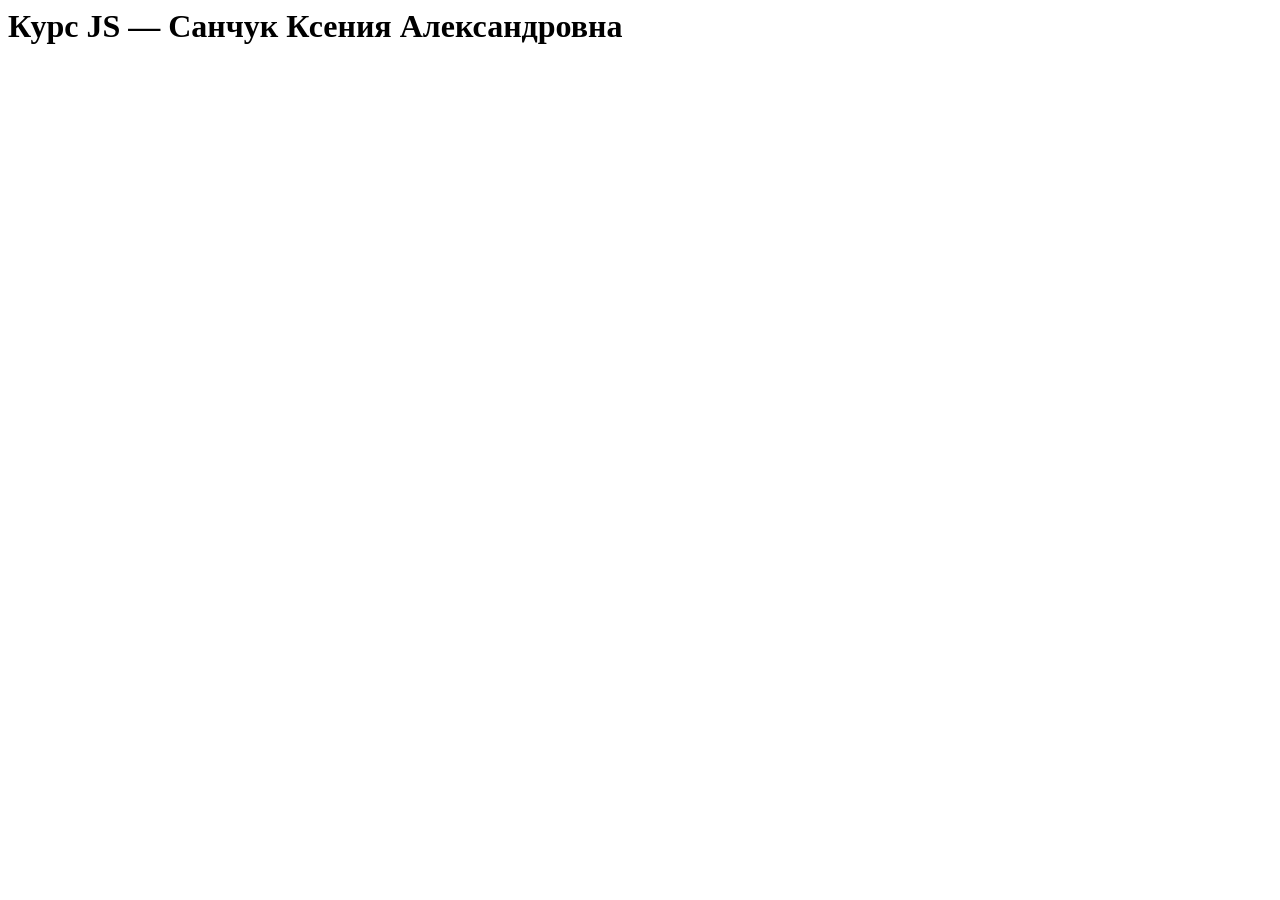
<file: task0/index.html>
<html lang="en">
<head>
    <meta charset="UTF-8">
    <meta name="viewport" content="width=device-width, initial-scale=1.0">
    <title>Document</title>
</head>
<body>
    <h1>Курс JS — Санчук Ксения Александровна</h1>
</body>
</html>
</file>
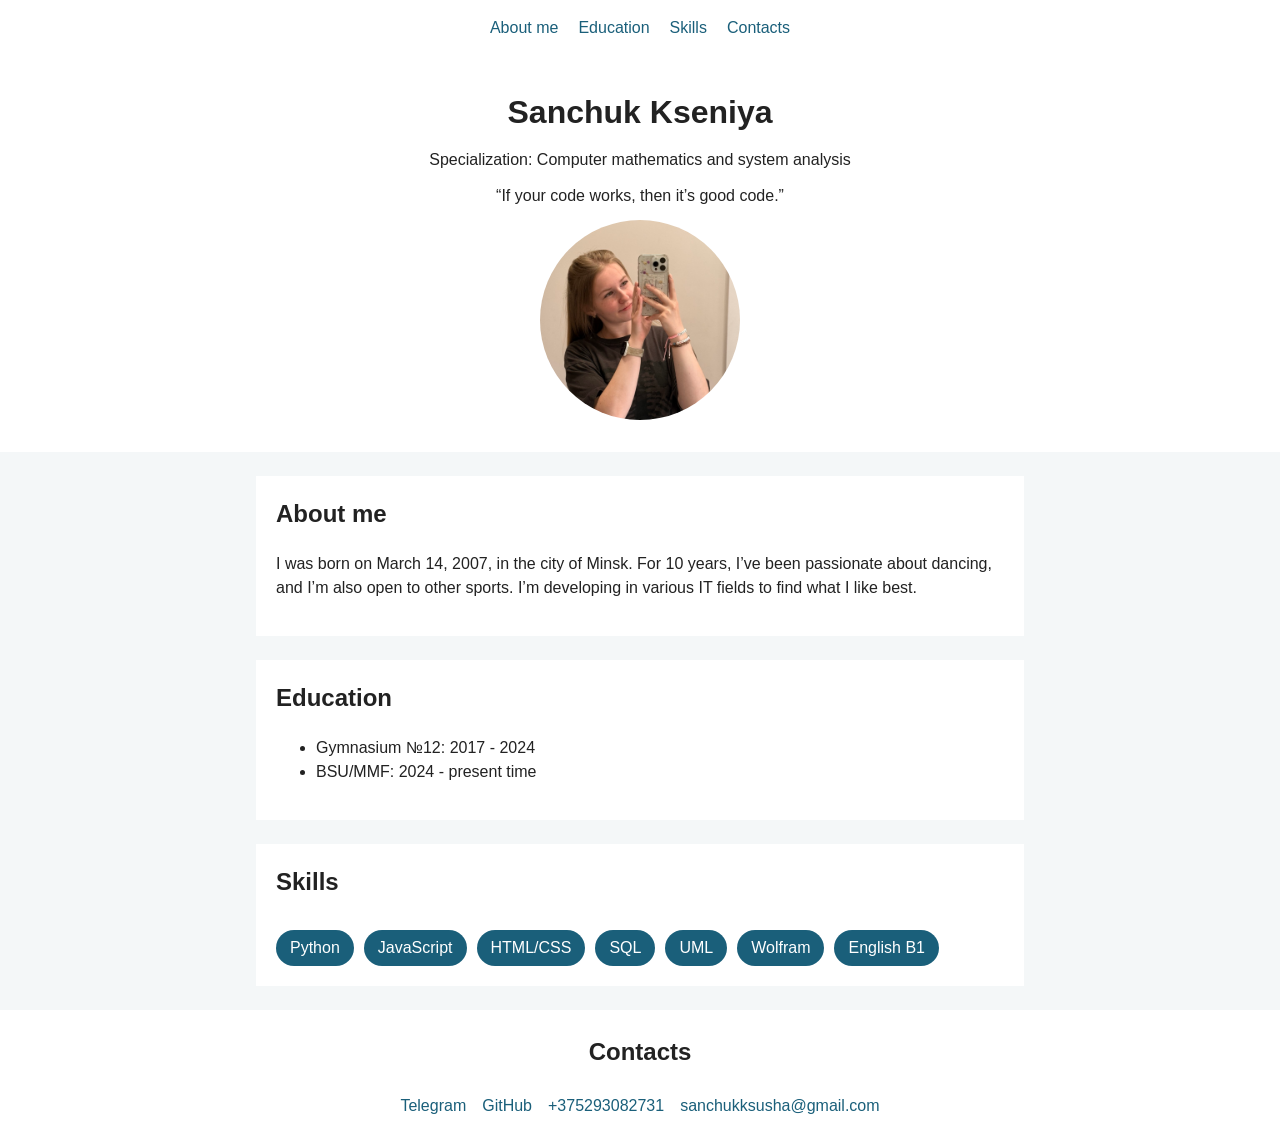
<file: task1/index.html>
<!DOCTYPE html>
<html lang="en">
<head>
    <link rel="stylesheet" href="style.css">
    <meta charset="UTF-8">
    <meta name="viewport" content="width=device-width, initial-scale=1.0">
    <title>Биография</title>
</head>
<body>
    <nav>
        <a href="#about">About me</a>
        <a href="#education">Education</a>
        <a href="#skills">Skills</a>
        <a href="#contacts">Contacts</a>
        
    </nav>
    <header>
        <h1>Sanchuk Kseniya</h1>
        <p>Specialization: Computer mathematics and system analysis</p>
        <p>“If your code works, then it’s good code.”</p>
        <img src="avatar.jpg" alt="Sanchuk Kseniya">
    </header>
    <main>
        <section id="about">
            <h2>About me</h2>
            <p>
                I was born on March 14, 2007, in the city of Minsk. 
                For 10 years, I’ve been passionate about dancing, and I’m also open to other sports. 
                I’m developing in various IT fields to find what I like best.
            </p>
        </section>

        <section id="education">
            <h2>Education</h2>
            <ul>
                <li>Gymnasium №12: 2017 - 2024</li>
                <li>BSU/MMF: 2024 - present time</li>
            </ul>
        </section>

        <section id="skills">
            <h2>Skills</h2>
            <span class="skill">Python</span>
            <span class="skill">JavaScript</span>
            <span class="skill">HTML/CSS</span>
            <span class="skill">SQL</span>
            <span class="skill">UML</span>
            <span class="skill">Wolfram</span>
            <span class="skill">English B1</span>
        </section>
    </main>

    <footer id="contacts">
        <h2>Contacts</h2>
        <a href="https://t.me/ksench1k" target="_blank">Telegram</a>
        <a href="https://github.com/sanchukksusha" target="_blank">GitHub</a>
        <a href="tel:+375293082731">+375293082731</a>
        <a href="mailto:sanchukksusha@gmail.com">sanchukksusha@gmail.com</a>
    </footer>
</body>
</html>
</file>
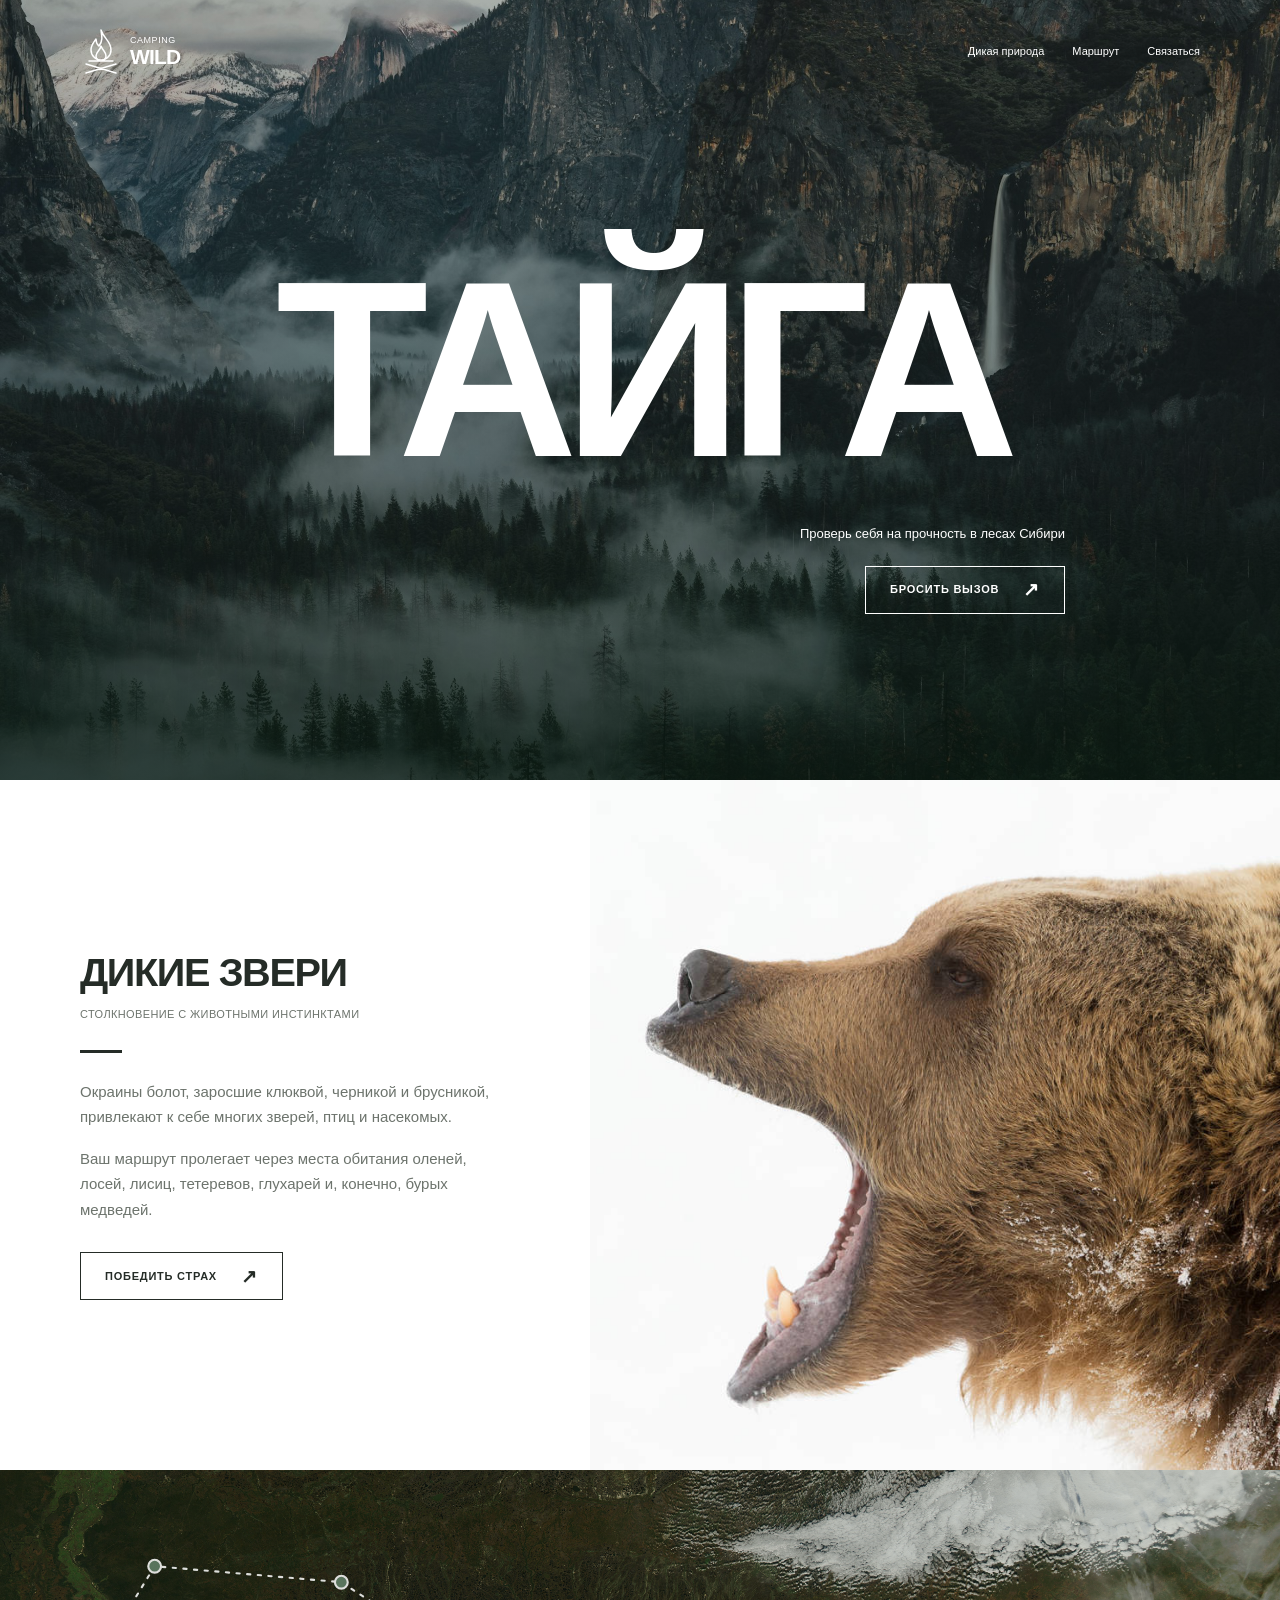
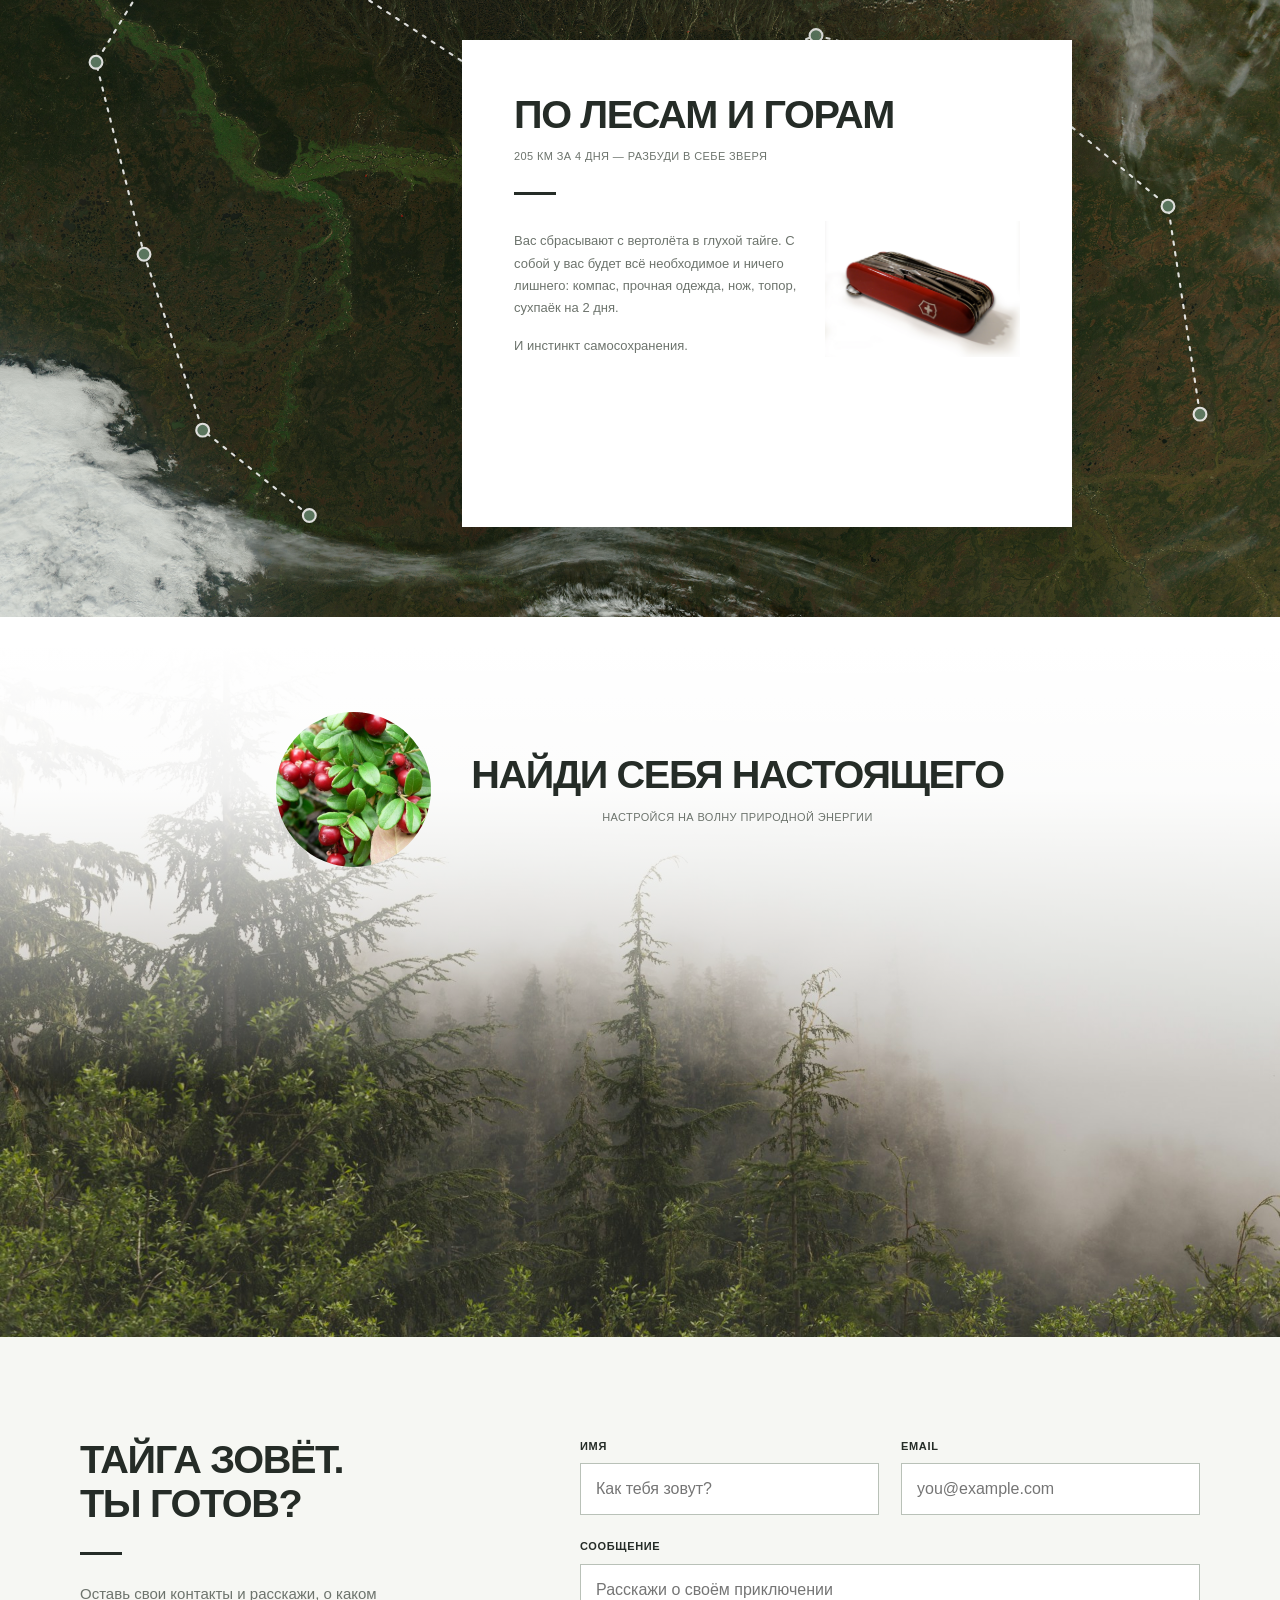
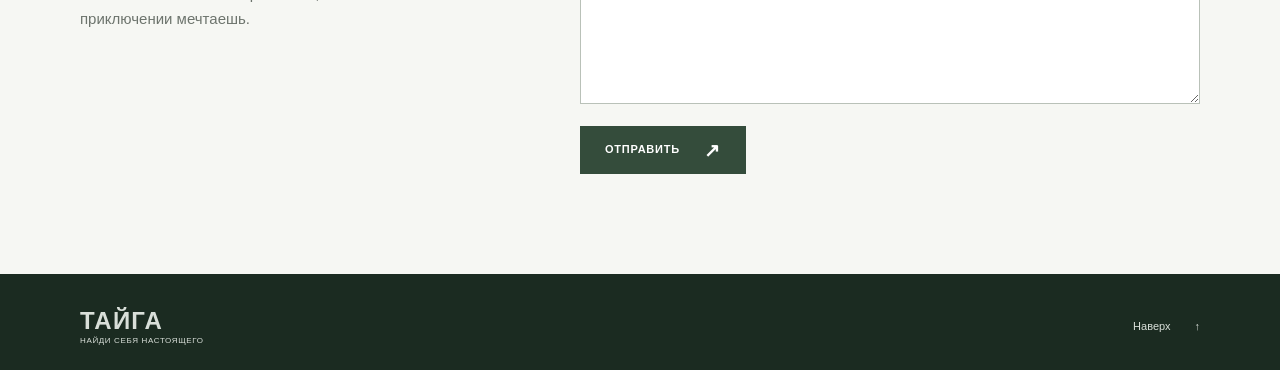
<file: task2/index.html>
<!DOCTYPE html>
<html lang="ru">
<head>
  <meta charset="UTF-8">
  <meta name="viewport" content="width=device-width, initial-scale=1.0">
  <meta name="description" content="Тайга — четыре дня среди лесов и гор. Открой дикую природу и найди себя настоящего.">
  <title>Тайга — найди себя настоящего</title>
  <link rel="icon" href="img/campfire.svg" type="image/svg+xml">
  <link rel="stylesheet" href="style.css">
</head>
<body>
  <a class="skip-link" href="#main">Перейти к содержимому</a>
  <header class="hero" id="top">
    <div class="header-bar container">
      <a class="brand" href="#top" aria-label="Тайга — на главную">
        <img src="img/campfire.svg" width="42" height="48" alt="">
        <span>CAMPING<strong>WILD</strong></span>
      </a>
      <nav class="navigation" aria-label="Основная навигация">
        <a href="#wildlife">Дикая природа</a>
        <a href="#route">Маршрут</a>
        <a href="#contact">Связаться</a>
      </nav>
      <!-- По заданию на мобильном нужна только иконка, без логики открытия. -->
      <span class="menu-icon" role="img" aria-label="Мобильное меню">
        <span></span><span></span><span></span>
      </span>
    </div>
    <div class="hero-content container">
      <h1>ТАЙГА</h1>
      <div class="hero-action">
        <p>Проверь себя на прочность в лесах Сибири</p>
        <a class="button button-light" href="#contact">Бросить вызов <span aria-hidden="true">↗</span></a>
      </div>
    </div>
  </header>

  <main id="main">
    <section class="wildlife section-grid" id="wildlife" aria-labelledby="wildlife-title">
      <div class="section-copy">
        <h2 id="wildlife-title">Дикие звери</h2>
        <p class="subtitle">Столкновение с животными инстинктами</p>
        <span class="divider" aria-hidden="true"></span>
        <p>Окраины болот, заросшие клюквой, черникой и брусникой, привлекают к себе многих зверей, птиц и насекомых.</p>
        <p>Ваш маршрут пролегает через места обитания оленей, лосей, лисиц, тетеревов, глухарей и, конечно, бурых медведей.</p>
        <a class="button" href="#route">Победить страх <span aria-hidden="true">↗</span></a>
      </div>
      <figure class="wildlife-photo">
        <img src="img/bear.jpg" width="800" height="800" alt="Крупный план бурого медведя с широко открытой пастью" loading="lazy">
      </figure>
    </section>

    <section class="route" id="route" aria-labelledby="route-title">
      <img class="route-line" src="img/route.svg" width="1200" height="700" alt="" loading="lazy">
      <div class="route-card">
        <h2 id="route-title">По лесам и горам</h2>
        <p class="subtitle">205 км за 4 дня — разбуди в себе зверя</p>
        <span class="divider" aria-hidden="true"></span>
        <div class="route-details">
          <div>
            <p>Вас сбрасывают с вертолёта в глухой тайге. С собой у вас будет всё необходимое и ничего лишнего: компас, прочная одежда, нож, топор, сухпаёк на 2 дня.</p>
            <p>И инстинкт самосохранения.</p>
          </div>
          <img class="knife" src="img/knife.jpg" width="3300" height="2300" alt="Красный складной туристический нож" loading="lazy">
        </div>
      </div>
    </section>

    <section class="nature" aria-labelledby="nature-title">
      <div class="nature-heading container">
        <img class="berries" src="img/lingonberries.jpg" width="1280" height="960" alt="Спелая красная брусника среди зелёных листьев" loading="lazy">
        <div>
          <h2 id="nature-title">Найди себя настоящего</h2>
          <p class="subtitle">Настройся на волну природной энергии</p>
        </div>
      </div>
    </section>

    <section class="contact section-grid" id="contact" aria-labelledby="contact-title">
      <div class="contact-copy">
        <h2 id="contact-title">Тайга зовёт.<br>Ты готов?</h2>
        <span class="divider" aria-hidden="true"></span>
        <p>Оставь свои контакты и расскажи, о каком приключении мечтаешь.</p>
      </div>
      <!-- Только вёрстка: action и обработчик JavaScript не используются. -->
      <form class="contact-form" aria-labelledby="contact-title" aria-describedby="form-note">
        <div class="form-field">
          <label for="name">Имя</label>
          <input type="text" id="name" name="name" placeholder="Как тебя зовут?" autocomplete="given-name" required>
        </div>
        <div class="form-field">
          <label for="email">Email</label>
          <input type="email" id="email" name="email" placeholder="you@example.com" autocomplete="email" required>
        </div>
        <div class="form-field form-message">
          <label for="message">Сообщение</label>
          <textarea id="message" name="message" rows="4" placeholder="Расскажи о своём приключении" required></textarea>
        </div>
        <button class="button button-filled" type="button">Отправить <span aria-hidden="true">↗</span></button>
      </form>
    </section>
  </main>

  <footer class="footer">
    <div class="footer-inner container">
      <a class="footer-brand" href="#top">ТАЙГА<span>Найди себя настоящего</span></a>
      <a class="footer-top" href="#top">Наверх <span aria-hidden="true">↑</span></a>
    </div>
  </footer>
</body>
</html>
</file>
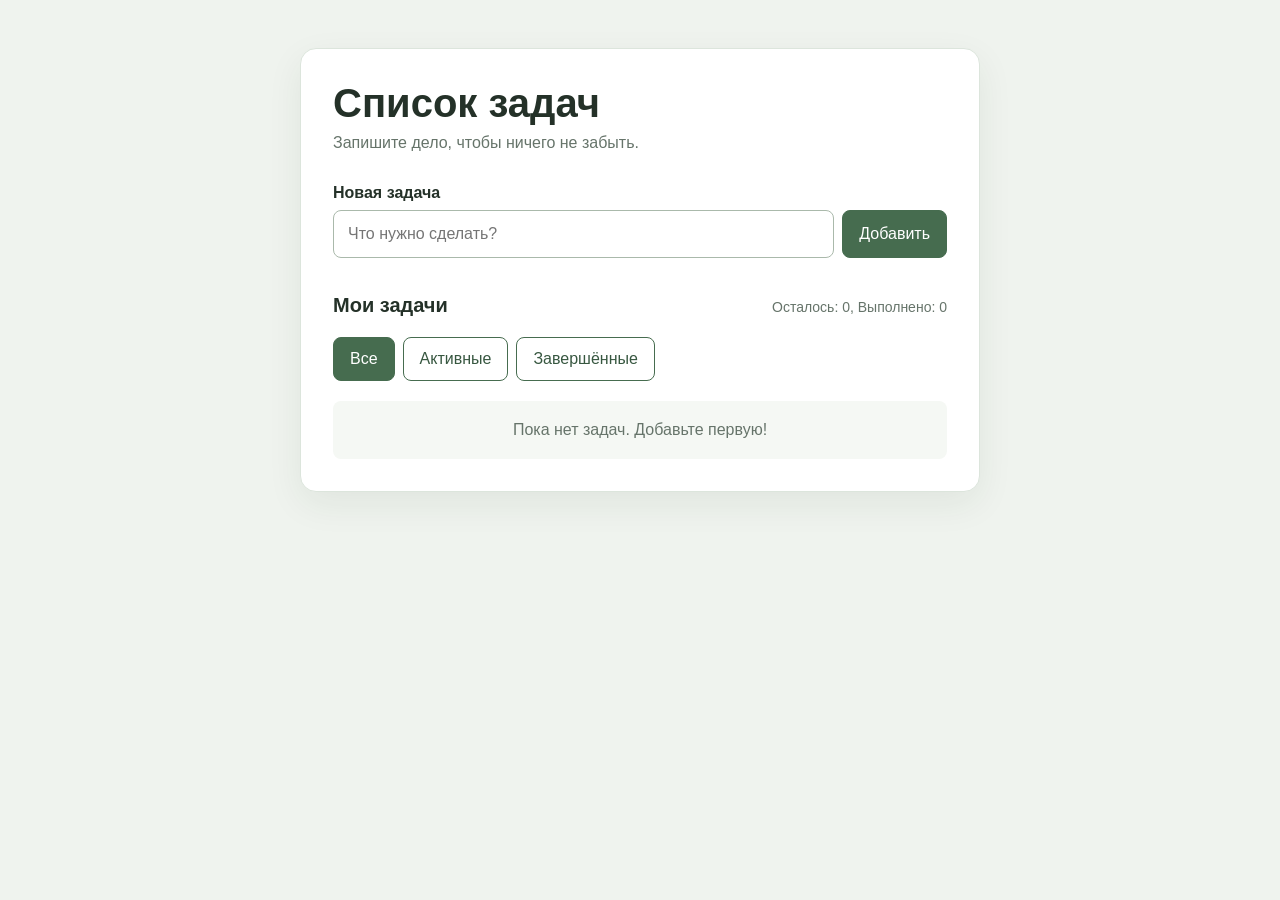
<file: task3/index.html>
<!DOCTYPE html>
<html lang="ru">
<head>
  <meta charset="UTF-8">
  <meta name="viewport" content="width=device-width, initial-scale=1.0">
  <meta name="description" content="Список задач: добавляйте дела, отмечайте выполненные и переключайте фильтры.">
  <title>Список задач</title>
  <link rel="icon" href="data:,">
  <link rel="stylesheet" href="style.css">
  <script src="script.js" defer></script>
</head>
<body>
  <main class="app">
    <header class="app-header">
      <h1>Список задач</h1>
      <p>Запишите дело, чтобы ничего не забыть.</p>
    </header>

    <form class="add-form" id="add-form">
      <label for="task-input">Новая задача</label>
      <div class="add-controls">
        <input id="task-input" name="task" type="text" placeholder="Что нужно сделать?" autocomplete="off" required>
        <button type="submit">Добавить</button>
      </div>
    </form>

    <section class="tasks" aria-labelledby="tasks-title">
      <div class="tasks-header">
        <h2 id="tasks-title">Мои задачи</h2>
        <p class="counts" id="counts" aria-live="polite">Осталось: 0, Выполнено: 0</p>
      </div>

      <div class="filters" role="group" aria-label="Фильтр задач">
        <button class="filter-button is-active" type="button" data-filter="all" aria-pressed="true">Все</button>
        <button class="filter-button" type="button" data-filter="active" aria-pressed="false">Активные</button>
        <button class="filter-button" type="button" data-filter="completed" aria-pressed="false">Завершённые</button>
      </div>

      <ul class="task-list" id="task-list" aria-label="Список задач"></ul>
      <p class="empty-message" id="empty-message">Пока нет задач. Добавьте первую!</p>
    </section>
  </main>
</body>
</html>
</file>
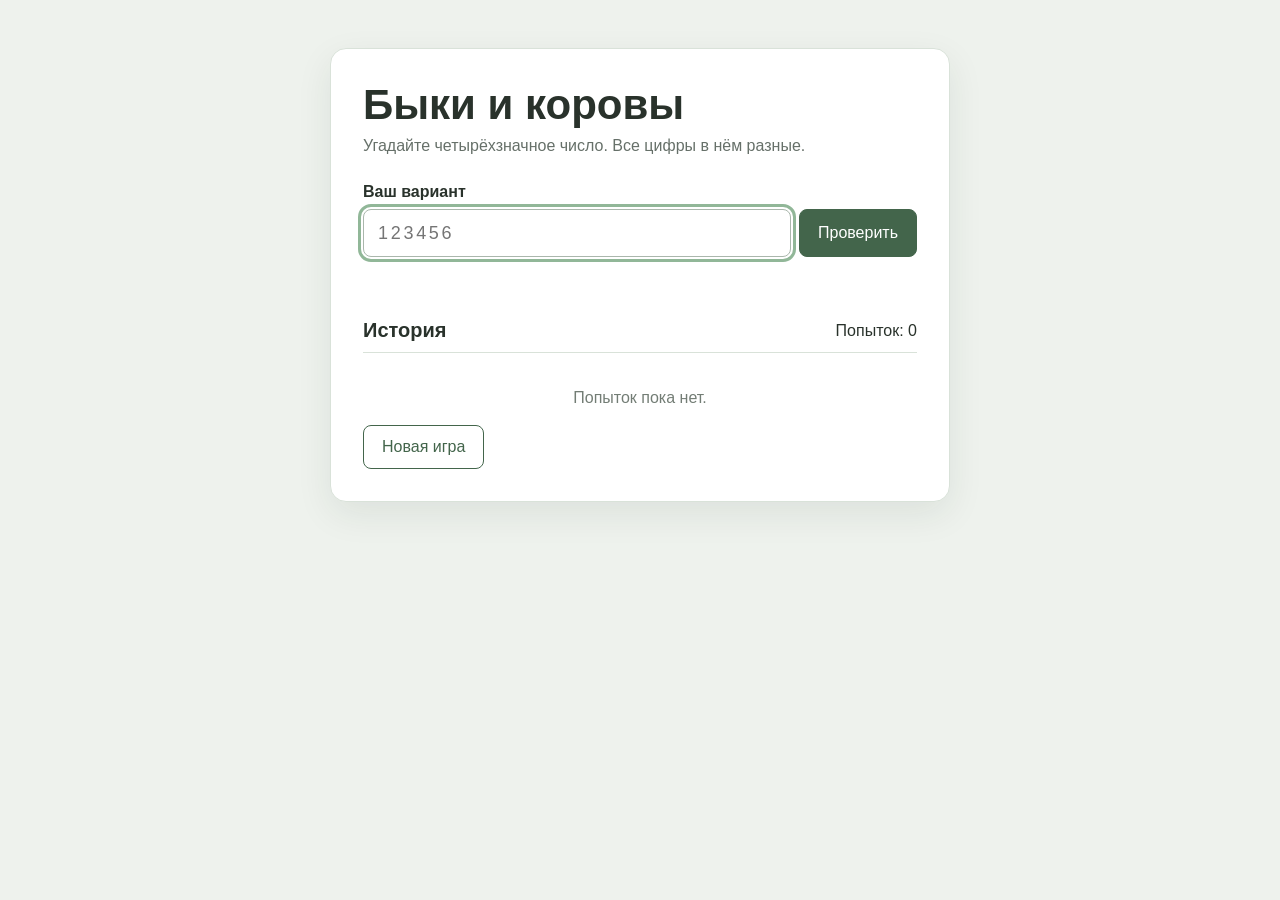
<file: task4/index.html>
<!DOCTYPE html>
<html lang="ru">
<head>
  <meta charset="UTF-8">
  <meta name="viewport" content="width=device-width, initial-scale=1.0">
  <meta name="description" content="Игра Быки и коровы">
  <title>Быки и коровы</title>
  <link rel="icon" href="data:,">
  <link rel="stylesheet" href="style.css">
  <script src="script.js" defer></script>
</head>
<body>
  <main class="game">
    <h1>Быки и коровы</h1>
    <p class="rules">Угадайте четырёхзначное число. Все цифры в нём разные.</p>

    <form id="guess-form">
      <label for="guess-input">Ваш вариант</label>
      <div class="controls">
        <input
          id="guess-input"
          type="text"
          inputmode="numeric"
          maxlength="6"
          autocomplete="off"
          placeholder="123456"
        >
        <button type="submit">Проверить</button>
      </div>
    </form>

    <p class="message" id="message" aria-live="polite"></p>

    <div class="game-info">
      <h2>История</h2>
      <p>Попыток: <span id="attempt-count">0</span></p>
    </div>

    <ol class="history" id="history"></ol>
    <p class="empty-history" id="empty-history">Попыток пока нет.</p>

    <button class="new-game-button" id="new-game-button" type="button">Новая игра</button>
  </main>
</body>
</html>
</file>
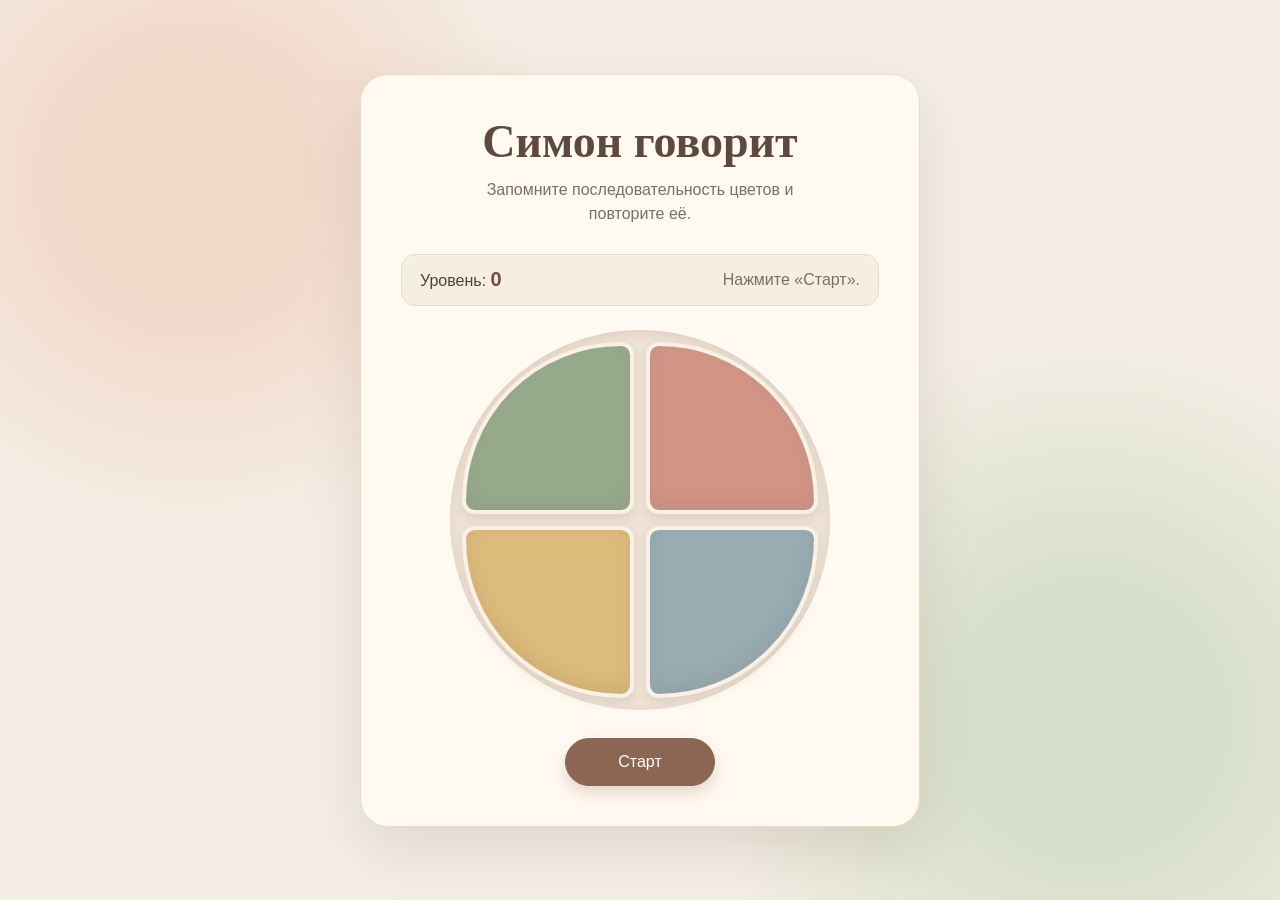
<file: task5/index.html>
<!DOCTYPE html>
<html lang="ru">
<head>
  <meta charset="UTF-8">
  <meta name="viewport" content="width=device-width, initial-scale=1.0">
  <meta name="description" content="Игра Симон говорит">
  <title>Симон говорит</title>
  <link rel="icon" href="data:,">
  <link rel="stylesheet" href="style.css">
  <script src="script.js" defer></script>
</head>
<body>
  <main class="game">
    <h1>Симон говорит</h1>
    <p class="rules">Запомните последовательность цветов и повторите её.</p>

    <div class="game-info">
      <p>Уровень: <strong id="level">0</strong></p>
      <p id="message" aria-live="polite">Нажмите «Старт».</p>
    </div>

    <div class="sectors" aria-label="Цветные кнопки игры">
      <button class="sector sector-green" type="button" data-color="0" aria-label="Зелёный" disabled></button>
      <button class="sector sector-red" type="button" data-color="1" aria-label="Красный" disabled></button>
      <button class="sector sector-yellow" type="button" data-color="2" aria-label="Жёлтый" disabled></button>
      <button class="sector sector-blue" type="button" data-color="3" aria-label="Синий" disabled></button>
    </div>

    <button class="start-button" id="start-button" type="button">Старт</button>
  </main>
</body>
</html>
</file>
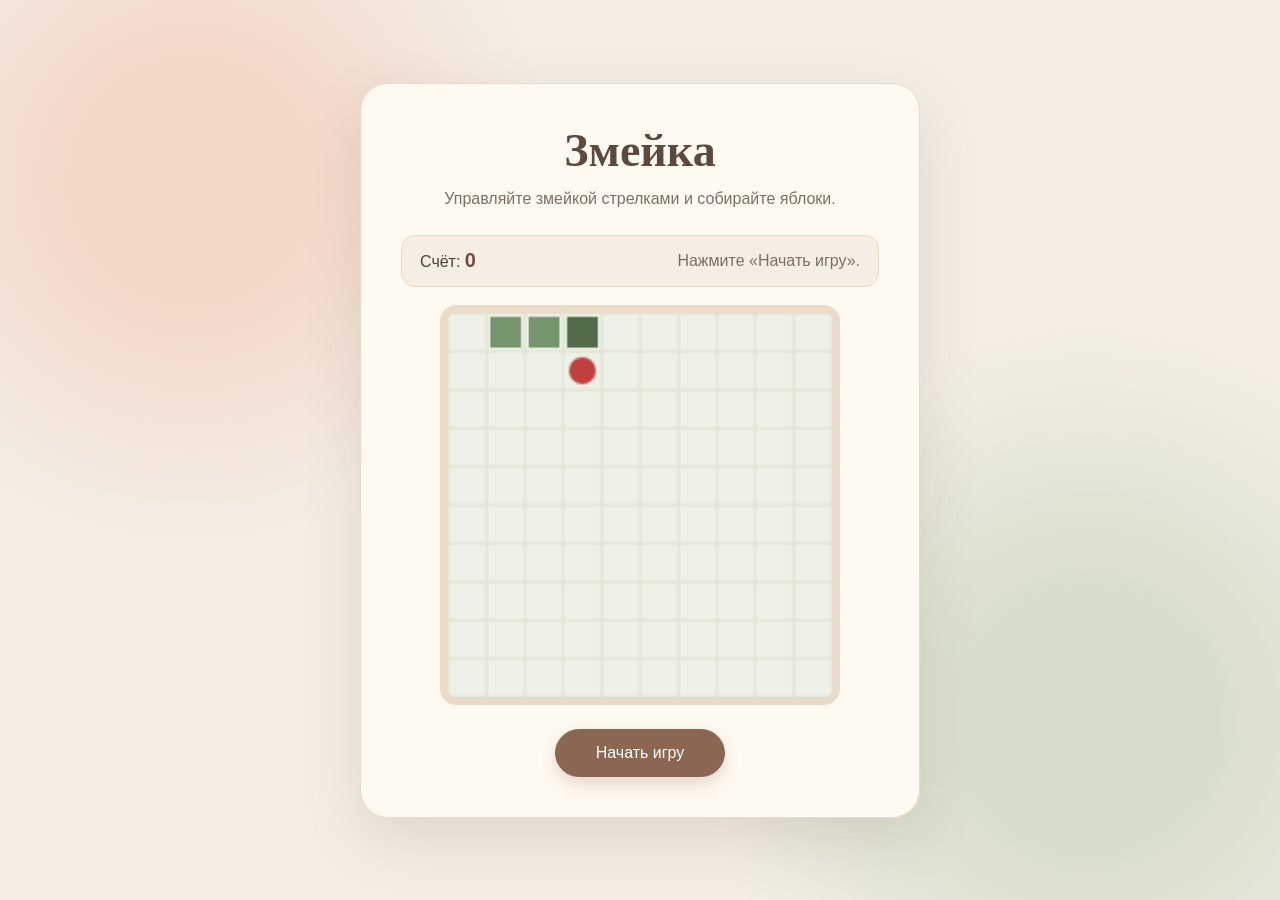
<file: task6/index.html>
<!DOCTYPE html>
<html lang="ru">
<head>
  <meta charset="UTF-8">
  <meta name="viewport" content="width=device-width, initial-scale=1.0">
  <meta name="description" content="Классическая игра Змейка">
  <title>Змейка</title>
  <link rel="icon" href="data:,">
  <link rel="stylesheet" href="style.css">
  <script src="script.js" defer></script>
</head>
<body>
  <main class="game">
    <h1>Змейка</h1>
    <p class="rules">Управляйте змейкой стрелками и собирайте яблоки.</p>

    <div class="game-info">
      <p>Счёт: <strong id="score">0</strong></p>
      <p id="message" aria-live="polite">Нажмите «Начать игру».</p>
    </div>

    <canvas id="game-canvas" width="200" height="200" aria-label="Игровое поле"></canvas>

    <button class="start-button" id="start-button" type="button">Начать игру</button>
  </main>
</body>
</html>
</file>
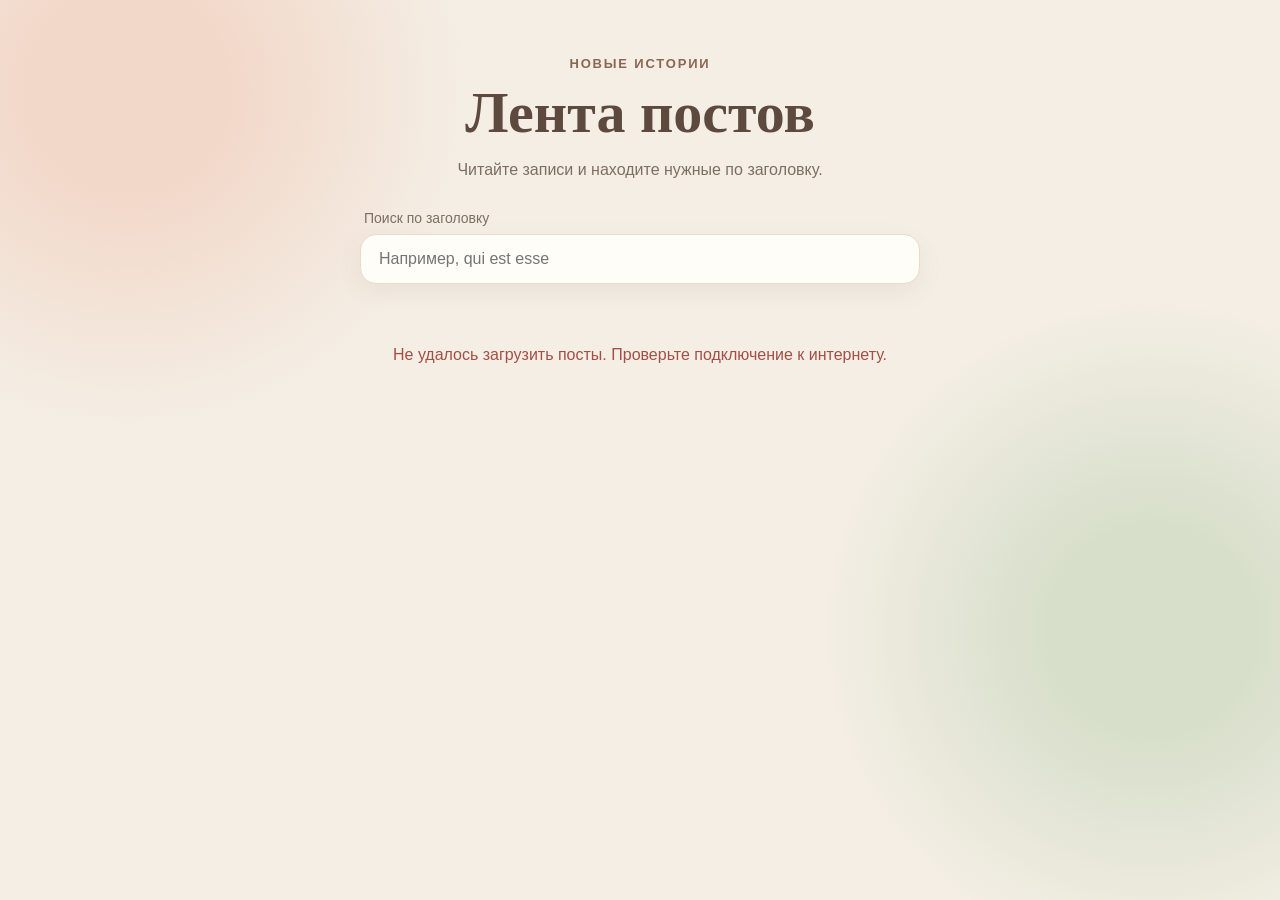
<file: task7/index.html>
<!DOCTYPE html>
<html lang="ru">
<head>
  <meta charset="UTF-8">
  <meta name="viewport" content="width=device-width, initial-scale=1.0">
  <meta name="description" content="Лента постов с бесконечной прокруткой">
  <title>Лента постов</title>
  <link rel="icon" href="data:,">
  <link rel="stylesheet" href="style.css">
  <script src="script.js" defer></script>
</head>
<body>
  <header class="page-header">
    <div class="container">
      <p class="eyebrow">Новые истории</p>
      <h1>Лента постов</h1>
      <p class="description">Читайте записи и находите нужные по заголовку.</p>

      <label class="search">
        <span>Поиск по заголовку</span>
        <input id="search-input" type="search" placeholder="Например, qui est esse" autocomplete="off">
      </label>
    </div>
  </header>

  <main class="container">
    <section class="posts" id="posts" aria-label="Посты"></section>
    <p class="status" id="status" aria-live="polite"></p>
  </main>
</body>
</html>
</file>
<file: task1/style.css>
* {
    box-sizing: border-box;
  }
  body {
    margin: 0;
    font-family: Arial, sans-serif;
    line-height: 1.5;
    color: #222;
    background: #f4f7f8;
  }
  nav {
    display: flex;
    justify-content: center;
    flex-wrap: wrap;
    align-items: center;
    gap: 20px;
    padding: 16px;
    background: #ffffff;
  }
  nav a {
    color: #1a5f7a;
    text-decoration: none;
  }
  nav a:hover {
    color: #e85d04;
    text-decoration: underline;
  }
  header {
    display: flex;
    flex-direction: column;
    align-items: center;
    gap: 12px;
    padding: 32px 16px;
    text-align: center;
    background: #ffffff;
  }
  header h1 {
    margin: 0;
  }
  header p {
    margin: 0;
    max-width: 500px;
  }
  header img {
    width: 200px;
    height: 200px;
    max-width: 200px;
    object-fit: cover;
    object-position: center;
    border-radius: 50%;
    flex-shrink: 0;
    display: block;
  }
  main {
    display: flex;
    flex-direction: column;
    gap: 24px;
    max-width: 800px;
    margin: 0 auto;
    padding: 24px 16px;
  }
  section {
    background: #ffffff;
    padding: 20px;
  }
  section h2 {
    margin-top: 0;
  }
  #skills {
    display: flex;
    flex-wrap: wrap;
    align-items: center;
    gap: 10px;
  }
  #skills h2 {
    width: 100%;
  }
  .skill {
    background: #1a5f7a;
    color: #ffffff;
    padding: 6px 14px;
    border-radius: 999px;
  }
  footer {
    display: flex;
    flex-wrap: wrap;
    justify-content: center;
    align-items: center;
    gap: 16px;
    padding: 24px 16px;
    background: #ffffff;
  }
  footer a {
    color: #1a5f7a;
    text-decoration: none;
  }
  footer a:hover {
    color: #e85d04;
    text-decoration: underline;
  }

  footer h2 {
    width: 100%;
    margin: 0 0 8px;
    text-align: center;
  }
</file>
<file: task2/style.css>
/* Mobile First: базовая раскладка для экранов до 767 px. */
:root {
  --ink: #252c27;
  --muted: #6d746d;
  --green: #344c3b;
  --paper: #f6f7f3;
}

* { box-sizing: border-box; }
html { scroll-behavior: smooth; }
body { display: grid; grid-template-columns: minmax(0, 1fr); margin: 0; color: var(--ink); background: #fff; font-family: Arial, Helvetica, sans-serif; font-size: 15px; line-height: 1.7; }
main { display: grid; grid-template-columns: minmax(0, 1fr); }
img { display: block; max-width: 100%; height: auto; }
a { color: inherit; text-decoration: none; }
button, input, textarea { font: inherit; }
button, a, input, textarea { -webkit-tap-highlight-color: transparent; }
a:focus-visible, button:focus { outline: 3px solid #b69559; outline-offset: 5px; }
h1, h2, p, figure { margin: 0; }
h2 { font-size: clamp(27px, 3.1vw, 42px); line-height: 1.12; letter-spacing: -.035em; text-transform: uppercase; overflow-wrap: anywhere; }
section { scroll-margin-top: 24px; }
.container { width: min(1120px, calc(100% - 40px)); margin-inline: auto; }
.skip-link { position: fixed; top: 12px; left: 12px; z-index: 10; padding: 12px 20px; color: #fff; background: var(--green); transform: translateY(-160%); }
.skip-link:focus { transform: translateY(0); }
.button { display: inline-flex; align-items: center; justify-content: center; gap: 24px; min-height: 48px; padding: 12px 24px; border: 1px solid var(--ink); background: transparent; color: var(--ink); font-size: 11px; font-weight: 700; line-height: 1.4; letter-spacing: .07em; text-transform: uppercase; cursor: pointer; transition: color .25s, background-color .25s, border-color .25s; }
.button:hover { color: #fff; background: var(--green); border-color: var(--green); }
.button span { font-size: 19px; line-height: 1; }
.button-light { color: #fff; border-color: #fff; }
.button-light:hover { color: var(--ink); background: #fff; border-color: #fff; }
.subtitle { margin-top: 12px; color: var(--muted); font-size: 11px; line-height: 1.6; letter-spacing: .035em; text-transform: uppercase; }
.divider { display: block; width: 42px; height: 3px; margin-block: 26px; background: currentColor; }

/* Крупные блоки и наложения строятся на Grid. */
.hero { display: grid; grid-template-columns: minmax(0, 1fr); grid-template-rows: auto 1fr; min-height: 650px; min-height: 94svh; color: #fff; background: linear-gradient(180deg, #13251f40, #0c1c1866 60%, #071910b3), url("img/hero-forest.jpg") center / cover; }
.header-bar { display: grid; grid-template-columns: minmax(0, 1fr) auto; align-items: center; gap: 24px; padding-block: 22px; }
.brand { display: flex; align-items: center; gap: 8px; min-height: 48px; }
.brand img { flex-shrink: 0; }
.brand span { font-size: 9px; line-height: 1.1; letter-spacing: .06em; }
.brand strong { display: block; font-size: 21px; letter-spacing: -.04em; }
.navigation { display: none; }
.menu-icon { display: flex; flex-direction: column; justify-content: center; align-items: center; gap: 5px; width: 44px; height: 44px; }
.menu-icon span { width: 25px; height: 2px; background: #fff; }
.hero-content { align-self: center; padding-block: 65px 80px; }
h1 { font-size: clamp(68px, 22vw, 210px); font-weight: 900; line-height: 1; letter-spacing: -.06em; }
.hero-action { display: flex; flex-direction: column; align-items: flex-start; gap: 20px; margin-top: 28px; }
.hero-action p { max-width: 280px; font-size: 13px; }
.section-grid { display: grid; grid-template-columns: minmax(0, 1fr); gap: 36px; }
.wildlife { padding: 64px 20px 0; }
.section-copy { align-self: center; max-width: 460px; padding-bottom: 10px; }
.section-copy > p:not([class]) { margin-bottom: 16px; color: var(--muted); }
.section-copy .button { margin-top: 14px; }
.wildlife-photo { display: grid; grid-template-columns: minmax(0, 1fr); grid-template-rows: 1fr; margin-inline: -20px; background: #fff; }
.wildlife-photo img { width: 100%; height: 100%; min-height: 300px; object-fit: contain; object-position: center; transform: scaleX(-1); grid-column: 1; grid-row: 1; }
.route { display: grid; grid-template-columns: 20px minmax(0, 1fr) 20px; grid-template-rows: 80px auto 65px; background: linear-gradient(#203e2226, #203e2226), url("img/route-satellite.jpg") center / cover; }
.route-line { grid-column: 1 / -1; grid-row: 1 / -1; width: 100%; height: 100%; object-fit: cover; opacity: .85; }
.route-card { grid-column: 2; grid-row: 2; z-index: 1; min-width: 0; padding: 30px 24px; background: #fff; box-shadow: 0 12px 45px #07190d38; }
.route-details { display: flex; flex-direction: column; align-items: flex-start; gap: 10px; color: var(--muted); font-size: 13px; }
.route-details p + p { margin-top: 16px; }
.knife { align-self: flex-end; width: 190px; }
.nature { min-height: 530px; padding-top: 55px; background: linear-gradient(#fff 4%, #ffffffed 24%, #ffffff00 65%), url("img/misty-forest.jpg") center bottom / cover; }
.nature-heading { display: flex; flex-direction: column; align-items: center; gap: 22px; text-align: center; }
.berries { width: 104px; height: 104px; border-radius: 50%; object-fit: cover; }
.contact { padding: 64px 20px; background: var(--paper); }
.contact-copy { max-width: 340px; }
.contact-copy > p:not([class]) { color: var(--muted); }
.form-note { margin-top: 24px; color: var(--muted); font-size: 11px; }
.contact-form { display: grid; grid-template-columns: minmax(0, 1fr); gap: 22px; }
.form-field { display: flex; flex-direction: column; gap: 8px; min-width: 0; }
label { font-size: 11px; font-weight: 700; letter-spacing: .06em; text-transform: uppercase; }
input, textarea { width: 100%; min-width: 0; min-height: 48px; padding: 13px 15px; border: 1px solid #b9c1b8; border-radius: 0; color: var(--ink); background: #fff; font-size: 16px; line-height: 1.5; transition: border-color .25s, box-shadow .25s, background-color .25s; }
textarea { min-height: 140px; resize: vertical; }
input:hover, textarea:hover { border-color: var(--green); background: #fdfefa; }
input:focus, textarea:focus { outline: 2px solid var(--green); outline-offset: 2px; border-color: var(--green); box-shadow: 0 0 0 5px #344c3b12; }
.button-filled { justify-self: start; color: #fff; background: var(--green); border-color: var(--green); }
.button-filled:hover { background: #1c3022; border-color: #1c3022; }
.footer { display: grid; grid-template-columns: minmax(0, 1fr); padding-block: 30px 22px; color: #d9dfd9; background: #1b2b21; }
.footer-inner { display: grid; grid-template-columns: minmax(0, 1fr) auto; align-items: center; gap: 22px; }
.footer-brand { display: flex; flex-direction: column; justify-content: center; min-height: 44px; font-size: 24px; font-weight: 900; letter-spacing: .05em; line-height: 1.3; }
.footer-brand span { font-size: 8px; font-weight: 400; letter-spacing: .08em; text-transform: uppercase; }
.footer-top { display: inline-flex; align-items: center; gap: 24px; min-height: 44px; font-size: 11px; }
.footer-top:hover, .credits a:hover { color: #fff; text-decoration: underline; }
.credits { margin-top: 24px; padding-top: 20px; border-top: 1px solid #ffffff20; font-size: 10px; color: #aebbad; }
.credits a { display: inline-flex; align-items: center; min-height: 44px; text-decoration: underline; }

/* Планшет: расширяем мобильную раскладку. */
@media (min-width: 768px) {
  .container { width: min(1120px, calc(100% - 80px)); }
  .header-bar { padding-block: 28px; }
  .navigation { display: flex; flex-wrap: wrap; align-items: center; gap: 28px; }
  .navigation a { display: inline-flex; align-items: center; min-height: 44px; border-bottom: 1px solid transparent; font-size: 11px; transition: border-color .25s; }
  .navigation a:hover { border-color: #fff; }
  .menu-icon { display: none; }
  .hero { min-height: 720px; }
  .hero-content { max-width: 920px; text-align: center; }
  h1 { font-size: clamp(140px, 20vw, 240px); }
  .hero-action { align-items: flex-end; margin: 28px 35px 0 0; }
  .hero-action p { max-width: none; }
  .section-grid { grid-template-columns: minmax(0, 1fr) minmax(0, 1fr); }
  .wildlife { gap: 35px; padding: 0 0 0 40px; }
  .section-copy { padding-block: 70px; }
  .wildlife-photo { margin: 0; }
  .wildlife-photo img { min-height: 540px; }
  .route { grid-template-columns: 1fr minmax(0, 570px) 60px; grid-template-rows: 150px auto 80px; }
  .route-card { padding: 45px; }
  .route-details { flex-direction: row; align-items: flex-end; gap: 12px; }
  .route-details > div { flex: 1; }
  .knife { width: 165px; }
  .nature { min-height: 650px; padding-top: 75px; }
  .nature-heading { flex-direction: row; justify-content: center; gap: 30px; }
  .berries { width: 130px; height: 130px; }
  .contact { gap: 45px; padding: 75px 40px; }
  .footer-inner { gap: 32px; }
}

/* Десктоп: больше пространства и две колонки полей формы. */
@media (min-width: 1200px) {
  .hero { min-height: 780px; }
  .hero-content { padding-block: 75px 100px; }
  h1 { font-size: 250px; }
  .hero-action { margin-right: 35px; }
  .wildlife { grid-template-columns: minmax(0, 430px) minmax(0, 1fr); gap: 80px; padding-left: max(60px, calc((100% - 1120px) / 2)); }
  .section-copy { padding-block: 95px; }
  .wildlife-photo img { min-height: 610px; }
  .route { grid-template-columns: minmax(100px, 1fr) minmax(0, 610px) minmax(80px, .45fr); grid-template-rows: 170px auto 90px; }
  .route-card { padding: 52px; }
  .knife { width: 195px; }
  .nature { min-height: 720px; padding-top: 95px; }
  .nature-heading { gap: 40px; }
  .berries { width: 155px; height: 155px; }
  .contact { grid-template-columns: minmax(0, 390px) minmax(0, 1fr); gap: 110px; padding: 100px max(60px, calc((100% - 1120px) / 2)); }
  .contact-form { grid-template-columns: repeat(2, minmax(0, 1fr)); }
  .form-message { grid-column: 1 / -1; }
}

@media (prefers-reduced-motion: reduce) {
  html { scroll-behavior: auto; }
  *, *::before, *::after { transition: none !important; }
}
</file>
<file: task3/style.css>
:root {
  font-family: Arial, Helvetica, sans-serif;
  color: #243128;
  background: #eff3ee;
}

* { box-sizing: border-box; }

body { margin: 0; min-width: 280px; }
button, input { font: inherit; }

.app {
  width: min(100% - 32px, 680px);
  margin: 48px auto;
  padding: 32px;
  background: #fff;
  border: 1px solid #dce5dc;
  border-radius: 16px;
  box-shadow: 0 12px 36px #18362212;
}

h1, h2, p { margin-top: 0; }
h1 { margin-bottom: 8px; font-size: clamp(28px, 5vw, 40px); }
h2 { margin-bottom: 0; font-size: 20px; }
.app-header > p:last-child { margin-bottom: 32px; color: #66746a; }

.add-form label { display: block; margin-bottom: 8px; font-weight: 700; }
.add-controls { display: flex; gap: 8px; }
.add-controls input {
  min-width: 0;
  flex: 1;
  min-height: 48px;
  padding: 10px 14px;
  border: 1px solid #aab9ab;
  border-radius: 8px;
}

button {
  min-height: 44px;
  padding: 10px 16px;
  border: 1px solid #466c4f;
  border-radius: 8px;
  color: #fff;
  background: #466c4f;
  cursor: pointer;
  transition: background-color .2s, border-color .2s;
}
button:hover { background: #305039; border-color: #305039; }
button:focus-visible, input:focus-visible { outline: 3px solid #92bd98; outline-offset: 2px; }

.tasks { margin-top: 36px; }
.tasks-header { display: flex; flex-wrap: wrap; align-items: baseline; justify-content: space-between; gap: 8px 20px; }
.counts { margin: 0; color: #66746a; font-size: 14px; }
.filters { display: flex; flex-wrap: wrap; gap: 8px; margin: 20px 0; }
.filter-button { color: #375740; background: #fff; }
.filter-button:hover { color: #fff; }
.filter-button.is-active { color: #fff; background: #466c4f; }

.task-list { display: grid; gap: 8px; padding: 0; margin: 0; list-style: none; }
.task-item { display: flex; align-items: center; gap: 12px; min-width: 0; padding: 10px 12px; border: 1px solid #dce5dc; border-radius: 8px; }
.task-check { width: 20px; height: 20px; flex: 0 0 20px; margin: 0; accent-color: #466c4f; cursor: pointer; }
.task-text { flex: 1; min-width: 0; overflow-wrap: anywhere; }
.task-item.completed .task-text { color: #7d8980; text-decoration: line-through; opacity: .7; }
.delete-button { padding: 8px 12px; color: #8c3434; background: #fff; border-color: #d9b4b4; }
.delete-button:hover { color: #fff; background: #8c3434; border-color: #8c3434; }
.empty-message { padding: 20px; margin: 0; color: #66746a; text-align: center; background: #f5f8f4; border-radius: 8px; }
.empty-message[hidden] { display: none; }

@media (max-width: 480px) {
  .app { margin: 16px auto; padding: 20px; }
  .add-controls { flex-direction: column; }
  .add-controls button { width: 100%; }
}
</file>
<file: task4/style.css>
* {
  box-sizing: border-box;
}

body {
  margin: 0;
  min-width: 280px;
  color: #29322b;
  background: #eef2ed;
  font-family: Arial, Helvetica, sans-serif;
}

button,
input {
  font: inherit;
}

.game {
  width: min(100% - 32px, 620px);
  margin: 48px auto;
  padding: 32px;
  background: #ffffff;
  border: 1px solid #d9e2d9;
  border-radius: 16px;
  box-shadow: 0 12px 36px #1e352315;
}

h1 {
  margin: 0 0 8px;
  font-size: clamp(30px, 6vw, 42px);
}

h2 {
  margin: 0;
  font-size: 20px;
}

.rules {
  margin: 0 0 28px;
  color: #667069;
}

label {
  display: block;
  margin-bottom: 8px;
  font-weight: 700;
}

.controls {
  display: flex;
  gap: 8px;
}

input {
  min-width: 0;
  min-height: 48px;
  flex: 1;
  padding: 10px 14px;
  border: 1px solid #aab7ac;
  border-radius: 8px;
  font-size: 18px;
  letter-spacing: 0.15em;
}

button {
  min-height: 44px;
  padding: 10px 18px;
  color: #ffffff;
  background: #43654b;
  border: 1px solid #43654b;
  border-radius: 8px;
  cursor: pointer;
}

button:hover {
  background: #2f4d37;
  border-color: #2f4d37;
}

button:focus-visible,
input:focus-visible {
  outline: 3px solid #91b798;
  outline-offset: 2px;
}

button:disabled,
input:disabled {
  cursor: not-allowed;
  opacity: 0.55;
}

.message {
  min-height: 26px;
  margin: 12px 0 24px;
  color: #a03636;
  font-weight: 700;
}

.message.success {
  color: #2f7040;
}

.game-info {
  display: flex;
  justify-content: space-between;
  align-items: center;
  gap: 16px;
  padding-bottom: 10px;
  border-bottom: 1px solid #d9e2d9;
}

.game-info p {
  margin: 0;
}

.history {
  display: grid;
  gap: 8px;
  padding-left: 28px;
  margin: 18px 0;
}

.history li {
  padding: 10px 12px;
  background: #f4f7f3;
  border-radius: 8px;
}

.empty-history {
  margin: 18px 0;
  color: #737d75;
  text-align: center;
}

.empty-history[hidden] {
  display: none;
}

.new-game-button {
  color: #43654b;
  background: #ffffff;
}

.new-game-button:hover {
  color: #ffffff;
}

@media (max-width: 480px) {
  .game {
    margin: 16px auto;
    padding: 20px;
  }

  .controls {
    flex-direction: column;
  }

  .controls button {
    width: 100%;
  }
}
</file>
<file: task5/style.css>
:root {
  --text: #4d4038;
  --muted: #7d6e64;
  --cream: #fffaf1;
  --brown: #8b6652;
  --brown-dark: #6f4f3f;
}

* {
  box-sizing: border-box;
}

body {
  display: grid;
  min-width: 280px;
  min-height: 100vh;
  margin: 0;
  padding: 32px 0;
  color: var(--text);
  background:
    radial-gradient(circle at 15% 20%, #f2d8c9 0 9%, transparent 28%),
    radial-gradient(circle at 85% 80%, #d7dfca 0 10%, transparent 30%),
    #f4eee5;
  font-family: Arial, Helvetica, sans-serif;
  place-items: center;
}

button {
  font: inherit;
}

.game {
  width: min(100% - 32px, 560px);
  padding: 40px;
  text-align: center;
  background: var(--cream);
  border: 1px solid #eadbc9;
  border-radius: 28px;
  box-shadow: 0 22px 55px #74594726;
}

h1 {
  margin: 0 0 10px;
  color: #5d493e;
  font-family: Georgia, "Times New Roman", serif;
  font-size: clamp(32px, 7vw, 46px);
  font-weight: 600;
}

.rules {
  max-width: 380px;
  margin: 0 auto 28px;
  color: var(--muted);
  line-height: 1.5;
}

.game-info {
  display: flex;
  justify-content: space-between;
  align-items: center;
  gap: 16px;
  min-height: 52px;
  margin-bottom: 24px;
  padding: 12px 18px;
  background: #f7eee3;
  border: 1px solid #eadbc9;
  border-radius: 14px;
}

.game-info p {
  margin: 0;
}

#level {
  color: var(--brown-dark);
  font-size: 20px;
}

#message {
  color: var(--muted);
  text-align: right;
}

.sectors {
  display: grid;
  grid-template-columns: repeat(2, 1fr);
  gap: 12px;
  width: min(100%, 380px);
  margin: 0 auto 28px;
  padding: 12px;
  background: #eee2d5;
  border-radius: 50%;
  box-shadow: inset 0 3px 10px #7a5a4424;
}

.sector {
  aspect-ratio: 1;
  border: 4px solid #fff8ed;
  cursor: pointer;
  opacity: 0.72;
  box-shadow: inset 0 -8px 16px #513f3426, 0 5px 10px #604b3d24;
  transition: opacity 0.15s, transform 0.15s, filter 0.15s, box-shadow 0.15s;
}

.sector:hover:not(:disabled) {
  opacity: 0.9;
}

.sector:active:not(:disabled),
.sector.active {
  opacity: 1;
  filter: brightness(1.22) saturate(1.15);
  transform: scale(0.95);
  box-shadow: 0 0 24px currentColor;
}

.sector:disabled {
  cursor: default;
}

.sector-green {
  color: #76956f;
  background: #76956f;
  border-radius: 100% 14px 14px 14px;
}

.sector-red {
  color: #c77868;
  background: #c77868;
  border-radius: 14px 100% 14px 14px;
}

.sector-yellow {
  color: #d7ad59;
  background: #d7ad59;
  border-radius: 14px 14px 14px 100%;
}

.sector-blue {
  color: #7798a5;
  background: #7798a5;
  border-radius: 14px 14px 100% 14px;
}

.start-button {
  min-width: 150px;
  min-height: 48px;
  padding: 11px 26px;
  color: #ffffff;
  background: var(--brown);
  border: 1px solid var(--brown);
  border-radius: 24px;
  box-shadow: 0 7px 16px #74513d33;
  cursor: pointer;
  transition: background-color 0.2s, transform 0.2s, box-shadow 0.2s;
}

.start-button:hover {
  background: var(--brown-dark);
  border-color: var(--brown-dark);
  box-shadow: 0 9px 20px #74513d42;
  transform: translateY(-2px);
}

button:focus-visible {
  outline: 3px solid #b68f76;
  outline-offset: 4px;
}

@media (max-width: 480px) {
  body {
    padding: 16px 0;
  }

  .game {
    padding: 24px 20px;
    border-radius: 22px;
  }

  .game-info {
    flex-direction: column;
    gap: 4px;
  }

  #message {
    text-align: center;
  }

  .sectors {
    gap: 8px;
    padding: 9px;
  }
}
</file>
<file: task6/style.css>
:root {
  --text: #4d4038;
  --muted: #7d6e64;
  --cream: #fffaf1;
  --brown: #8b6652;
  --brown-dark: #6f4f3f;
}

* {
  box-sizing: border-box;
}

body {
  display: grid;
  min-width: 280px;
  min-height: 100vh;
  margin: 0;
  padding: 32px 0;
  color: var(--text);
  background:
    radial-gradient(circle at 15% 20%, #f2d8c9 0 9%, transparent 28%),
    radial-gradient(circle at 85% 80%, #d7dfca 0 10%, transparent 30%),
    #f4eee5;
  font-family: Arial, Helvetica, sans-serif;
  place-items: center;
}

button {
  font: inherit;
}

.game {
  width: min(100% - 32px, 560px);
  padding: 40px;
  text-align: center;
  background: var(--cream);
  border: 1px solid #eadbc9;
  border-radius: 28px;
  box-shadow: 0 22px 55px #74594726;
}

h1 {
  margin: 0 0 10px;
  color: #5d493e;
  font-family: Georgia, "Times New Roman", serif;
  font-size: clamp(32px, 7vw, 46px);
  font-weight: 600;
}

.rules {
  margin: 0 auto 24px;
  color: var(--muted);
  line-height: 1.5;
}

.game-info {
  display: flex;
  justify-content: space-between;
  align-items: center;
  gap: 16px;
  min-height: 52px;
  margin-bottom: 18px;
  padding: 12px 18px;
  background: #f7eee3;
  border: 1px solid #eadbc9;
  border-radius: 14px;
}

.game-info p {
  margin: 0;
}

#score {
  color: var(--brown-dark);
  font-size: 20px;
}

#message {
  color: var(--muted);
  text-align: right;
}

#game-canvas {
  display: block;
  width: 100%;
  max-width: 400px;
  height: auto;
  margin: 0 auto 24px;
  background: #eef1e7;
  border: 8px solid #eadbc9;
  border-radius: 16px;
}

.start-button {
  min-width: 170px;
  min-height: 48px;
  padding: 11px 26px;
  color: #ffffff;
  background: var(--brown);
  border: 1px solid var(--brown);
  border-radius: 24px;
  box-shadow: 0 7px 16px #74513d33;
  cursor: pointer;
  transition: background-color 0.2s, transform 0.2s, box-shadow 0.2s;
}

.start-button:hover {
  background: var(--brown-dark);
  border-color: var(--brown-dark);
  box-shadow: 0 9px 20px #74513d42;
  transform: translateY(-2px);
}

.start-button:focus-visible {
  outline: 3px solid #b68f76;
  outline-offset: 4px;
}

@media (max-width: 480px) {
  body {
    padding: 16px 0;
  }

  .game {
    padding: 24px 20px;
    border-radius: 22px;
  }

  .game-info {
    flex-direction: column;
    gap: 4px;
  }

  #message {
    text-align: center;
  }
}
</file>
<file: task7/style.css>
:root {
  --text: #4d4038;
  --muted: #7d6e64;
  --cream: #fffaf1;
  --paper: #fffdf8;
  --brown: #8b6652;
  --brown-dark: #6f4f3f;
  --border: #eadbc9;
}

* {
  box-sizing: border-box;
}

body {
  min-width: 280px;
  min-height: 100vh;
  margin: 0;
  color: var(--text);
  background:
    radial-gradient(circle at 10% 10%, #f2d8c9 0 7%, transparent 24%),
    radial-gradient(circle at 90% 70%, #d7dfca 0 8%, transparent 25%),
    #f4eee5;
  font-family: Arial, Helvetica, sans-serif;
}

.container {
  width: min(100% - 32px, 760px);
  margin-inline: auto;
}

.page-header {
  padding: 56px 0 36px;
  text-align: center;
}

.eyebrow {
  margin: 0 0 8px;
  color: var(--brown);
  font-size: 13px;
  font-weight: 700;
  letter-spacing: 0.14em;
  text-transform: uppercase;
}

h1 {
  margin: 0;
  color: #5d493e;
  font-family: Georgia, "Times New Roman", serif;
  font-size: clamp(38px, 8vw, 58px);
  font-weight: 600;
}

.description {
  margin: 12px 0 28px;
  color: var(--muted);
  line-height: 1.5;
}

.search {
  display: block;
  max-width: 560px;
  margin: 0 auto;
  text-align: left;
}

.search span {
  display: block;
  margin: 0 0 8px 4px;
  color: var(--muted);
  font-size: 14px;
}

.search input {
  width: 100%;
  min-height: 50px;
  padding: 12px 18px;
  color: var(--text);
  background: var(--paper);
  border: 1px solid var(--border);
  border-radius: 16px;
  box-shadow: 0 8px 24px #74594714;
  font: inherit;
  outline: none;
}

.search input:focus {
  border-color: #b68f76;
  box-shadow: 0 0 0 3px #b68f7630;
}

.posts {
  display: grid;
  gap: 18px;
}

.post {
  padding: 26px 28px;
  background: var(--paper);
  border: 1px solid var(--border);
  border-radius: 20px;
  box-shadow: 0 12px 32px #74594714;
}

.post-meta {
  margin: 0 0 10px;
  color: var(--brown);
  font-size: 14px;
  font-weight: 700;
}

.post h2 {
  margin: 0 0 12px;
  color: #5d493e;
  font-family: Georgia, "Times New Roman", serif;
  font-size: 24px;
  font-weight: 600;
  line-height: 1.25;
}

.post-body {
  margin: 0;
  color: var(--muted);
  line-height: 1.65;
}

.empty-message,
.status {
  color: var(--muted);
  text-align: center;
}

.empty-message {
  margin: 0;
  padding: 36px 20px;
  background: #fffaf1aa;
  border: 1px dashed #d8c4b0;
  border-radius: 18px;
}

.status {
  min-height: 72px;
  margin: 0;
  padding: 26px 0;
}

.status.loading::before {
  display: inline-block;
  width: 14px;
  height: 14px;
  margin-right: 9px;
  border: 2px solid #d8c4b0;
  border-top-color: var(--brown);
  border-radius: 50%;
  vertical-align: -2px;
  animation: spin 0.8s linear infinite;
  content: "";
}

.status.error {
  color: #a34f45;
}

@keyframes spin {
  to {
    transform: rotate(360deg);
  }
}

@media (max-width: 520px) {
  .page-header {
    padding: 38px 0 28px;
  }

  .post {
    padding: 22px 20px;
    border-radius: 16px;
  }

  .post h2 {
    font-size: 21px;
  }
}
</file>
